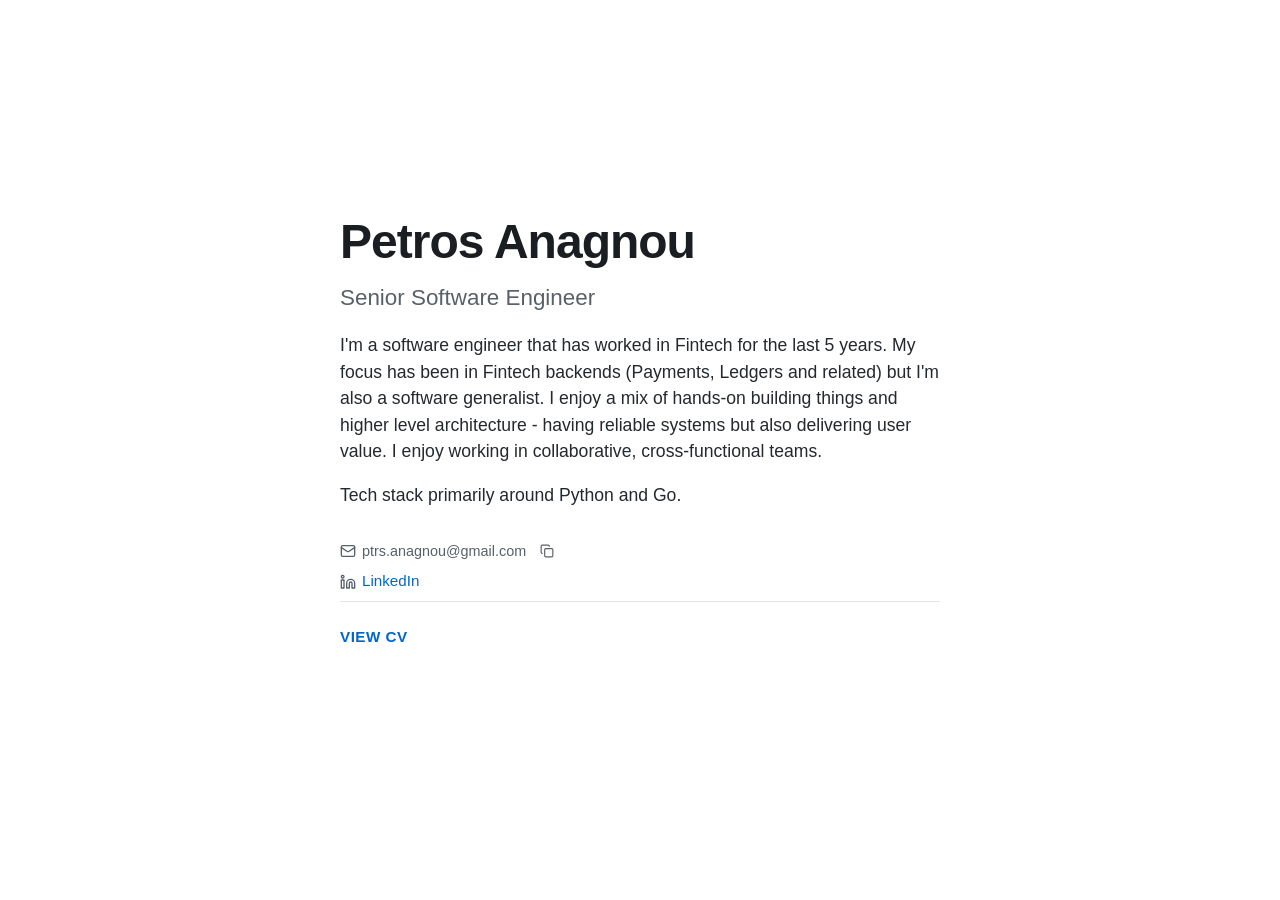
<file: index.html>
<!doctype html>
<html lang="en">
  <head>
    <meta charset="UTF-8" />
    <meta name="viewport" content="width=device-width, initial-scale=1.0" />
    <title>Petros Anagnou</title>
    <style>
      :root {
        --bg-color: #ffffff;
        --text-color: #24292e;
        --heading-color: #1a1d21;
        --accent-color: #0066cc;
        --border-color: #e1e4e8;
        --secondary-text: #586069;
        --max-width: 600px;
      }

      /* Prevent scrolling */
      html,
      body {
        height: 100%;
        margin: 0;
        padding: 0;
        overflow: hidden;
      }

      body {
        font-family:
          -apple-system, BlinkMacSystemFont, "Segoe UI", Helvetica, Arial,
          sans-serif;
        line-height: 1.5;
        color: var(--text-color);
        background-color: var(--bg-color);
        display: flex;
        align-items: center;
        justify-content: center;
        text-rendering: optimizeLegibility;
      }

      main {
        max-width: var(--max-width);
        width: 90%;
        /* Vertical centering tweak */
        padding-bottom: 5vh;
      }

      h1 {
        font-size: clamp(2rem, 8vw, 3rem); /* Responsive font size */
        margin: 0 0 0.2rem 0;
        color: var(--heading-color);
        letter-spacing: -1px;
      }

      .subtitle {
        font-size: clamp(1.1rem, 4vw, 1.4rem);
        color: var(--secondary-text);
        margin: 0 0 0.5rem 0;
        font-weight: 400;
      }

      .email {
        color: var(--secondary-text);
        font-size: 0.9rem;
        margin: 0 0 0.5rem 0;
        display: flex;
        align-items: center;
        gap: 6px;
      }

      .email svg {
        flex-shrink: 0;
      }

      .copy-btn {
        background: none;
        border: none;
        cursor: pointer;
        padding: 4px;
        margin-left: 4px;
        color: var(--secondary-text);
        border-radius: 4px;
        display: flex;
        align-items: center;
        transition:
          color 0.2s ease,
          background-color 0.2s ease;
      }

      .copy-btn:hover {
        color: var(--text-color);
        background-color: var(--border-color);
      }

      .copy-btn.copied {
        color: #28a745;
      }

      .linkedin {
        color: var(--secondary-text);
        font-size: 0.9rem;
        margin: 0 0 0.5rem 0;
        display: flex;
        align-items: center;
        gap: 6px;
      }

      .linkedin svg {
        flex-shrink: 0;
      }

      .linkedin a {
        color: var(--accent-color);
        text-decoration: none;
        font-weight: 500;
      }

      .linkedin a:hover {
        color: var(--text-color);
        text-decoration: underline;
      }

      .description {
        font-size: clamp(1rem, 3vw, 1.1rem);
        margin-bottom: 2rem;
      }

      .description p {
        margin-bottom: 1rem;
      }

      .nav-links {
        display: flex;
        flex-wrap: wrap;
        gap: 25px;
        border-top: 1px solid var(--border-color);
        padding-top: 1.5rem;
      }

      a {
        color: var(--accent-color);
        text-decoration: none;
        font-weight: 500;
        font-size: 0.95rem;
        transition: color 0.2s ease;
      }

      a:hover {
        color: var(--text-color);
        text-decoration: underline;
      }

      .cv-link {
        font-weight: 700;
        text-transform: uppercase;
        letter-spacing: 0.5px;
      }

      /* Hide overflow only on desktop, allow it on very short mobile screens */
      @media (max-height: 450px) {
        html,
        body {
          overflow: auto;
        }
        body {
          align-items: flex-start;
          padding-top: 20px;
        }
      }
    </style>
  </head>
  <body>
    <main>
      <h1>Petros Anagnou</h1>
      <p class="subtitle">Senior Software Engineer</p>

      <section class="description">
        <p>
          I'm a software engineer that has worked in Fintech for the last 5
          years. My focus has been in Fintech backends (Payments, Ledgers and
          related) but I'm also a software generalist. I enjoy a mix of hands-on
          building things and higher level architecture - having reliable
          systems but also delivering user value. I enjoy working in
          collaborative, cross-functional teams.
        </p>

        <p>Tech stack primarily around Python and Go.</p>
      </section>

      <p class="email">
        <svg
          xmlns="http://www.w3.org/2000/svg"
          width="16"
          height="16"
          viewBox="0 0 24 24"
          fill="none"
          stroke="currentColor"
          stroke-width="2"
          stroke-linecap="round"
          stroke-linejoin="round"
        >
          <rect width="20" height="16" x="2" y="4" rx="2" />
          <path d="m22 7-8.97 5.7a1.94 1.94 0 0 1-2.06 0L2 7" />
        </svg>
        <span id="email-text">ptrs.anagnou@gmail.com</span>
        <button class="copy-btn" onclick="copyEmail()" aria-label="Copy email">
          <svg
            id="copy-icon"
            xmlns="http://www.w3.org/2000/svg"
            width="14"
            height="14"
            viewBox="0 0 24 24"
            fill="none"
            stroke="currentColor"
            stroke-width="2"
            stroke-linecap="round"
            stroke-linejoin="round"
          >
            <rect width="14" height="14" x="8" y="8" rx="2" ry="2" />
            <path d="M4 16c-1.1 0-2-.9-2-2V4c0-1.1.9-2 2-2h10c1.1 0 2 .9 2 2" />
          </svg>
          <svg
            id="check-icon"
            style="display: none"
            xmlns="http://www.w3.org/2000/svg"
            width="14"
            height="14"
            viewBox="0 0 24 24"
            fill="none"
            stroke="currentColor"
            stroke-width="2"
            stroke-linecap="round"
            stroke-linejoin="round"
          >
            <path d="M20 6 9 17l-5-5" />
          </svg>
        </button>
      </p>
      <p class="linkedin">
        <svg
          xmlns="http://www.w3.org/2000/svg"
          width="16"
          height="16"
          viewBox="0 0 24 24"
          fill="none"
          stroke="currentColor"
          stroke-width="2"
          stroke-linecap="round"
          stroke-linejoin="round"
        >
          <path
            d="M16 8a6 6 0 0 1 6 6v7h-4v-7a2 2 0 0 0-2-2 2 2 0 0 0-2 2v7h-4v-7a6 6 0 0 1 6-6z"
          />
          <rect width="4" height="12" x="2" y="9" />
          <circle cx="4" cy="4" r="2" />
        </svg>
        <a
          href="https://www.linkedin.com/in/petros-anagnou-3a5a24148/"
          target="_blank"
          >LinkedIn</a
        >
      </p>

      <nav class="nav-links">
        <a href="cv.html" class="cv-link">View CV</a>
      </nav>
    </main>

    <script>
      function copyEmail() {
        const email = "ptrs.anagnou@gmail.com";
        navigator.clipboard.writeText(email).then(() => {
          const copyBtn = document.querySelector(".copy-btn");
          const copyIcon = document.getElementById("copy-icon");
          const checkIcon = document.getElementById("check-icon");

          copyBtn.classList.add("copied");
          copyIcon.style.display = "none";
          checkIcon.style.display = "block";

          setTimeout(() => {
            copyBtn.classList.remove("copied");
            copyIcon.style.display = "block";
            checkIcon.style.display = "none";
          }, 2000);
        });
      }
    </script>
  </body>
</html>
</file>
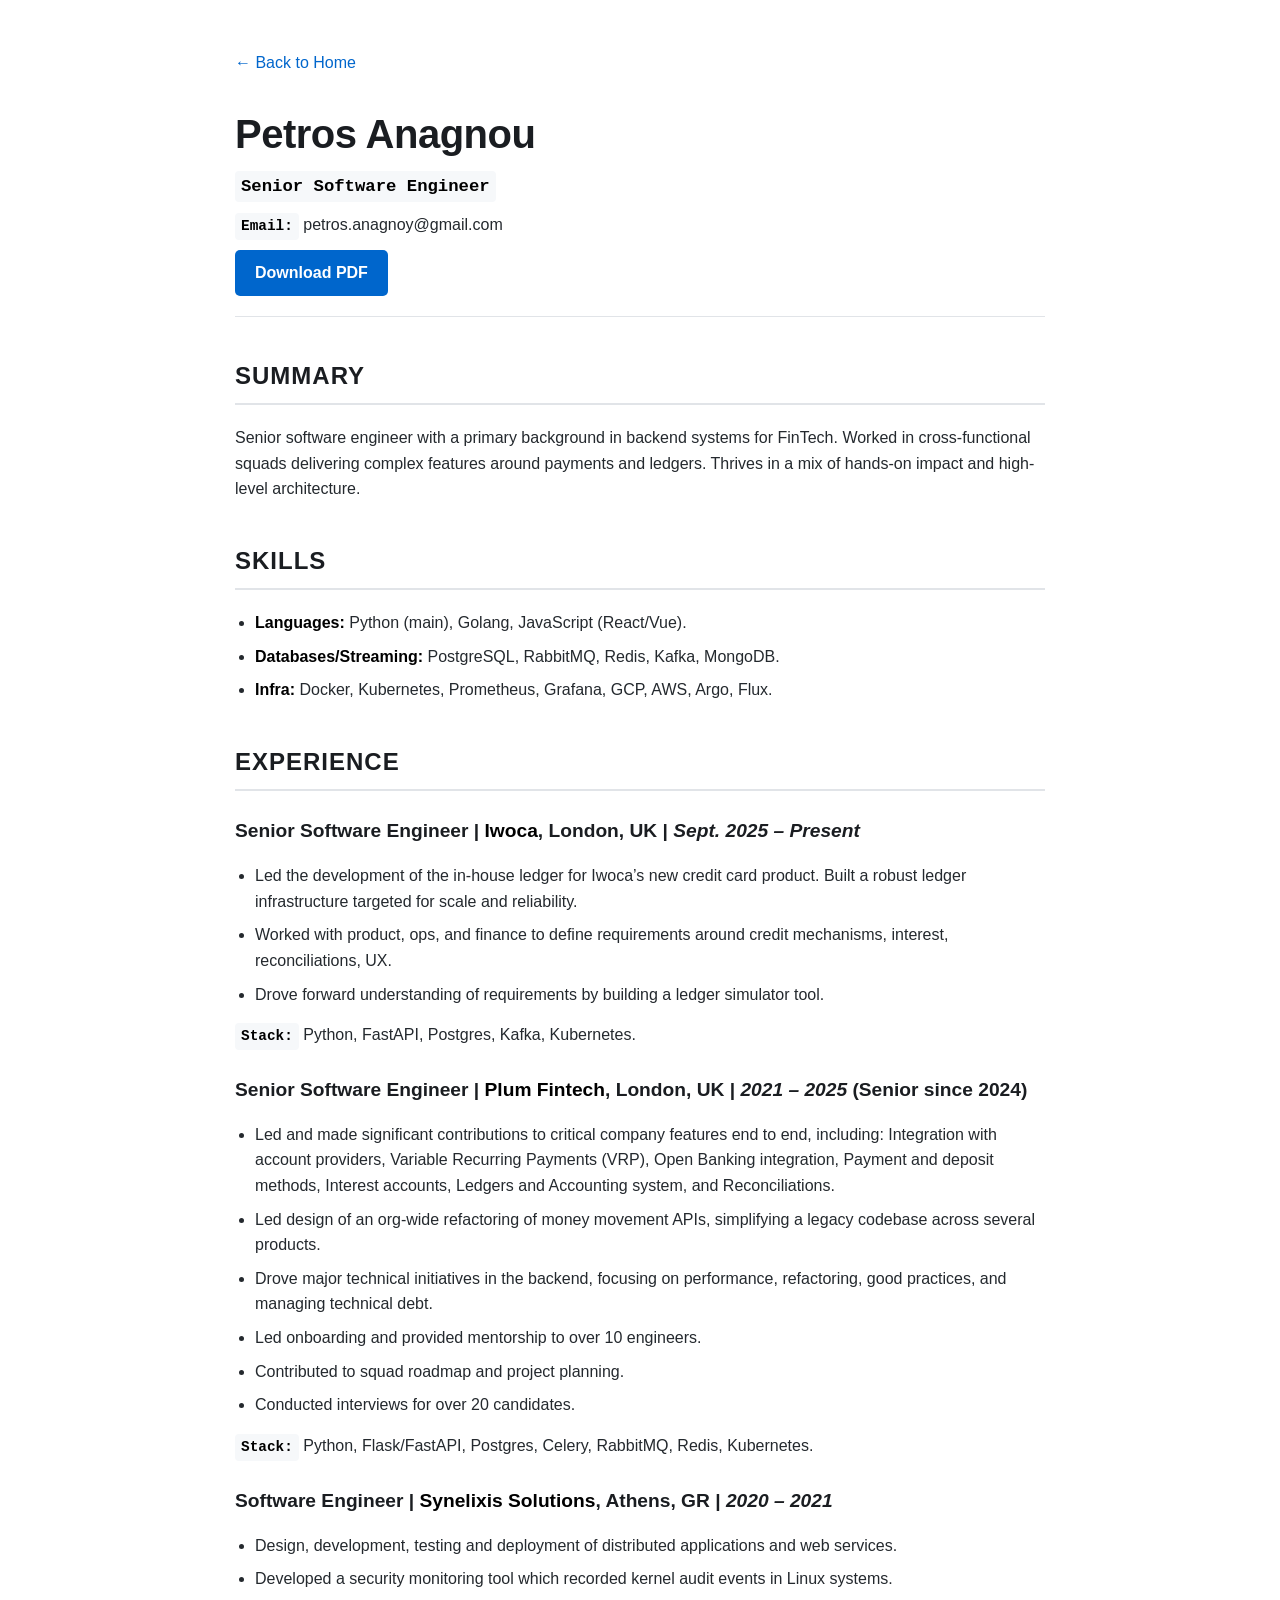
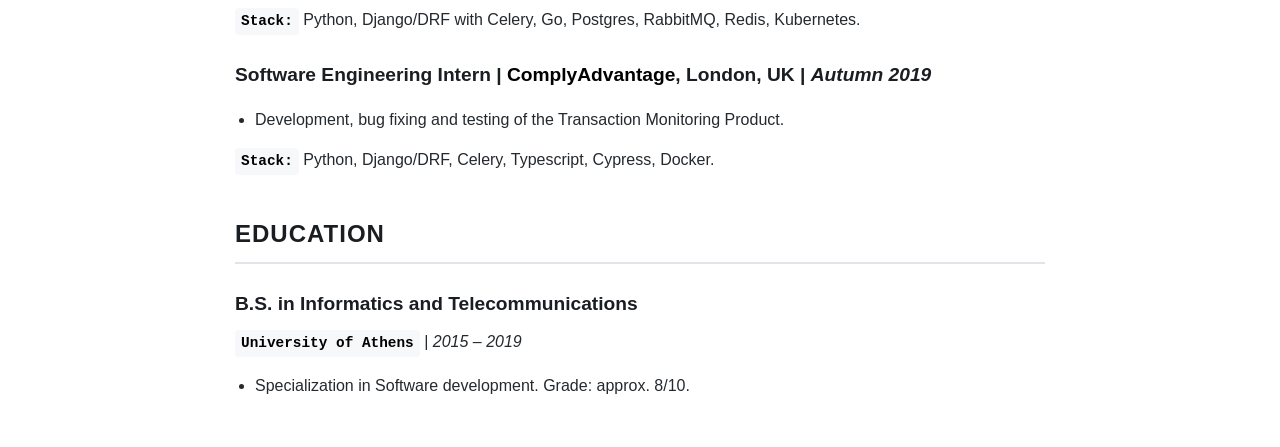
<file: cv.html>
<!doctype html>
<html lang="en">
  <head>
    <meta charset="UTF-8" />
    <meta name="viewport" content="width=device-width, initial-scale=1.0" />
    <title>Petros Anagnou - Senior Software Engineer</title>
    <link rel="stylesheet" href="style.css" />
  </head>
  <body>
    <p><a href="index.html">← Back to Home</a></p>
    <h1 id="petros-anagnou">Petros Anagnou</h1>
    <p><strong>Senior Software Engineer</strong></p>
    <p><strong>Email:</strong> petros.anagnoy@gmail.com</p>
    <p>
      <a
        href="petros-anagnou-cv.pdf"
        download
        style="
          display: inline-block;
          padding: 10px 20px;
          background-color: #0066cc;
          color: white;
          text-decoration: none;
          border-radius: 5px;
          font-weight: bold;
        "
        >Download PDF</a
      >
    </p>
    <hr />
    <h2 id="summary">Summary</h2>
    <p>
      Senior software engineer with a primary background in backend systems for
      FinTech. Worked in cross-functional squads delivering complex features
      around payments and ledgers. Thrives in a mix of hands-on impact and
      high-level architecture.
    </p>
    <h2 id="skills">Skills</h2>
    <ul>
      <li>
        <strong>Languages:</strong> Python (main), Golang, JavaScript
        (React/Vue).
      </li>
      <li>
        <strong>Databases/Streaming:</strong> PostgreSQL, RabbitMQ, Redis,
        Kafka, MongoDB.
      </li>
      <li>
        <strong>Infra:</strong> Docker, Kubernetes, Prometheus, Grafana, GCP,
        AWS, Argo, Flux.
      </li>
    </ul>
    <h2 id="experience">Experience</h2>
    <h3 id="senior-software-engineer-iwoca-london-uk-sept.-2025-present">
      Senior Software Engineer | <strong>Iwoca</strong>, London, UK |
      <em>Sept. 2025 – Present</em>
    </h3>
    <ul>
      <li>
        Led the development of the in-house ledger for Iwoca’s new credit card
        product. Built a robust ledger infrastructure targeted for scale and
        reliability.
      </li>
      <li>
        Worked with product, ops, and finance to define requirements around
        credit mechanisms, interest, reconciliations, UX.
      </li>
      <li>
        Drove forward understanding of requirements by building a ledger
        simulator tool.
      </li>
    </ul>
    <p><strong>Stack:</strong> Python, FastAPI, Postgres, Kafka, Kubernetes.</p>
    <h3
      id="senior-software-engineer-plum-fintech-london-uk-2021-2025-senior-since-2024"
    >
      Senior Software Engineer | <strong>Plum Fintech</strong>, London, UK |
      <em>2021 – 2025</em> (Senior since 2024)
    </h3>
    <ul>
      <li>
        Led and made significant contributions to critical company features end
        to end, including: Integration with account providers, Variable
        Recurring Payments (VRP), Open Banking integration, Payment and deposit
        methods, Interest accounts, Ledgers and Accounting system, and
        Reconciliations.
      </li>
      <li>
        Led design of an org-wide refactoring of money movement APIs,
        simplifying a legacy codebase across several products.
      </li>
      <li>
        Drove major technical initiatives in the backend, focusing on
        performance, refactoring, good practices, and managing technical debt.
      </li>
      <li>Led onboarding and provided mentorship to over 10 engineers.</li>
      <li>Contributed to squad roadmap and project planning.</li>
      <li>Conducted interviews for over 20 candidates.</li>
    </ul>
    <p>
      <strong>Stack:</strong> Python, Flask/FastAPI, Postgres, Celery, RabbitMQ,
      Redis, Kubernetes.
    </p>
    <h3 id="software-engineer-synelixis-solutions-athens-gr-2020-2021">
      Software Engineer | <strong>Synelixis Solutions</strong>, Athens, GR |
      <em>2020 – 2021</em>
    </h3>
    <ul>
      <li>
        Design, development, testing and deployment of distributed applications
        and web services.
      </li>
      <li>
        Developed a security monitoring tool which recorded kernel audit events
        in Linux systems.
      </li>
    </ul>
    <p>
      <strong>Stack:</strong> Python, Django/DRF with Celery, Go, Postgres,
      RabbitMQ, Redis, Kubernetes.
    </p>
    <h3 id="software-engineering-intern-complyadvantage-london-uk-autumn-2019">
      Software Engineering Intern | <strong>ComplyAdvantage</strong>, London, UK
      | <em>Autumn 2019</em>
    </h3>
    <ul>
      <li>
        Development, bug fixing and testing of the Transaction Monitoring
        Product.
      </li>
    </ul>
    <p>
      <strong>Stack:</strong> Python, Django/DRF, Celery, Typescript, Cypress,
      Docker.
    </p>
    <h2 id="education">Education</h2>
    <h3 id="b.s.-in-informatics-and-telecommunications">
      B.S. in Informatics and Telecommunications
    </h3>
    <p><strong>University of Athens</strong> | <em>2015 – 2019</em></p>
    <ul>
      <li>Specialization in Software development. Grade: approx. 8/10.</li>
    </ul>
  </body>
</html>
</file>
<file: style.css>
/* style.css */

/* 1. Variables & Root */
:root {
    --bg-color: #ffffff;
    --text-color: #24292e;
    --heading-color: #1a1d21;
    --accent-color: #0066cc; /* Professional Blue */
    --border-color: #e1e4e8;
    --secondary-text: #586069;
    --max-width: 850px;
}

/* 2. Basic Reset & Layout */
* {
    box-sizing: border-box;
}

body {
    font-family: -apple-system, BlinkMacSystemFont, "Segoe UI", Helvetica, Arial, sans-serif;
    line-height: 1.6;
    color: var(--text-color);
    background-color: var(--bg-color);
    margin: 0;
    padding: 40px 20px;
}

.container { /* Wrap your HTML in a <div class="container"> for better results */
    max-width: var(--max-width);
    margin: 0 auto;
}

/* If you can't wrap the HTML, apply max-width to body directly */
body {
    max-width: var(--max-width);
    margin: 0 auto;
}

/* 3. Headings */
h1 {
    font-size: 2.5rem;
    margin-bottom: 0.2rem;
    color: var(--heading-color);
    letter-spacing: -0.5px;
}

h2 {
    font-size: 1.5rem;
    border-bottom: 2px solid var(--border-color);
    padding-bottom: 8px;
    margin-top: 40px;
    color: var(--heading-color);
    text-transform: uppercase;
    letter-spacing: 1px;
}

h3 {
    font-size: 1.2rem;
    margin-top: 25px;
    margin-bottom: 10px;
    color: var(--heading-color);
}

/* 4. Links & Emphasis */
a {
    color: var(--accent-color);
    text-decoration: none;
}

a:hover {
    text-decoration: underline;
}

strong {
    color: #000;
}

hr {
    border: 0;
    border-top: 1px solid var(--border-color);
    margin: 20px 0;
}

/* 5. Lists & Experience Section */
ul {
    padding-left: 20px;
    margin-bottom: 15px;
}

li {
    margin-bottom: 8px;
}

p {
    margin: 10px 0;
}

/* Specific styling for the "Stack" lines */
p > strong:first-child {
    display: inline-block;
    background: #f6f8fa;
    padding: 2px 6px;
    border-radius: 4px;
    font-family: ui-monospace, SFMono-Regular, SF Mono, Menlo, monospace;
    font-size: 0.9em;
}

/* 6. Header/Contact Info Styling */
h1 + p {
    font-size: 1.2rem;
    color: var(--secondary-text);
    margin-top: 0;
}

/* 7. Responsiveness */
@media (max-width: 600px) {
    body {
        padding: 20px;
    }
    
    h1 {
        font-size: 2rem;
    }

    h3 {
        font-size: 1.1rem;
    }
}

/* 8. Print Optimization (For when recruiters Save as PDF) */
@media print {
    body {
        padding: 0;
        font-size: 11pt;
    }
    
    h2 {
        margin-top: 20px;
    }

    a {
        text-decoration: none;
        color: black;
    }
}
</file>
